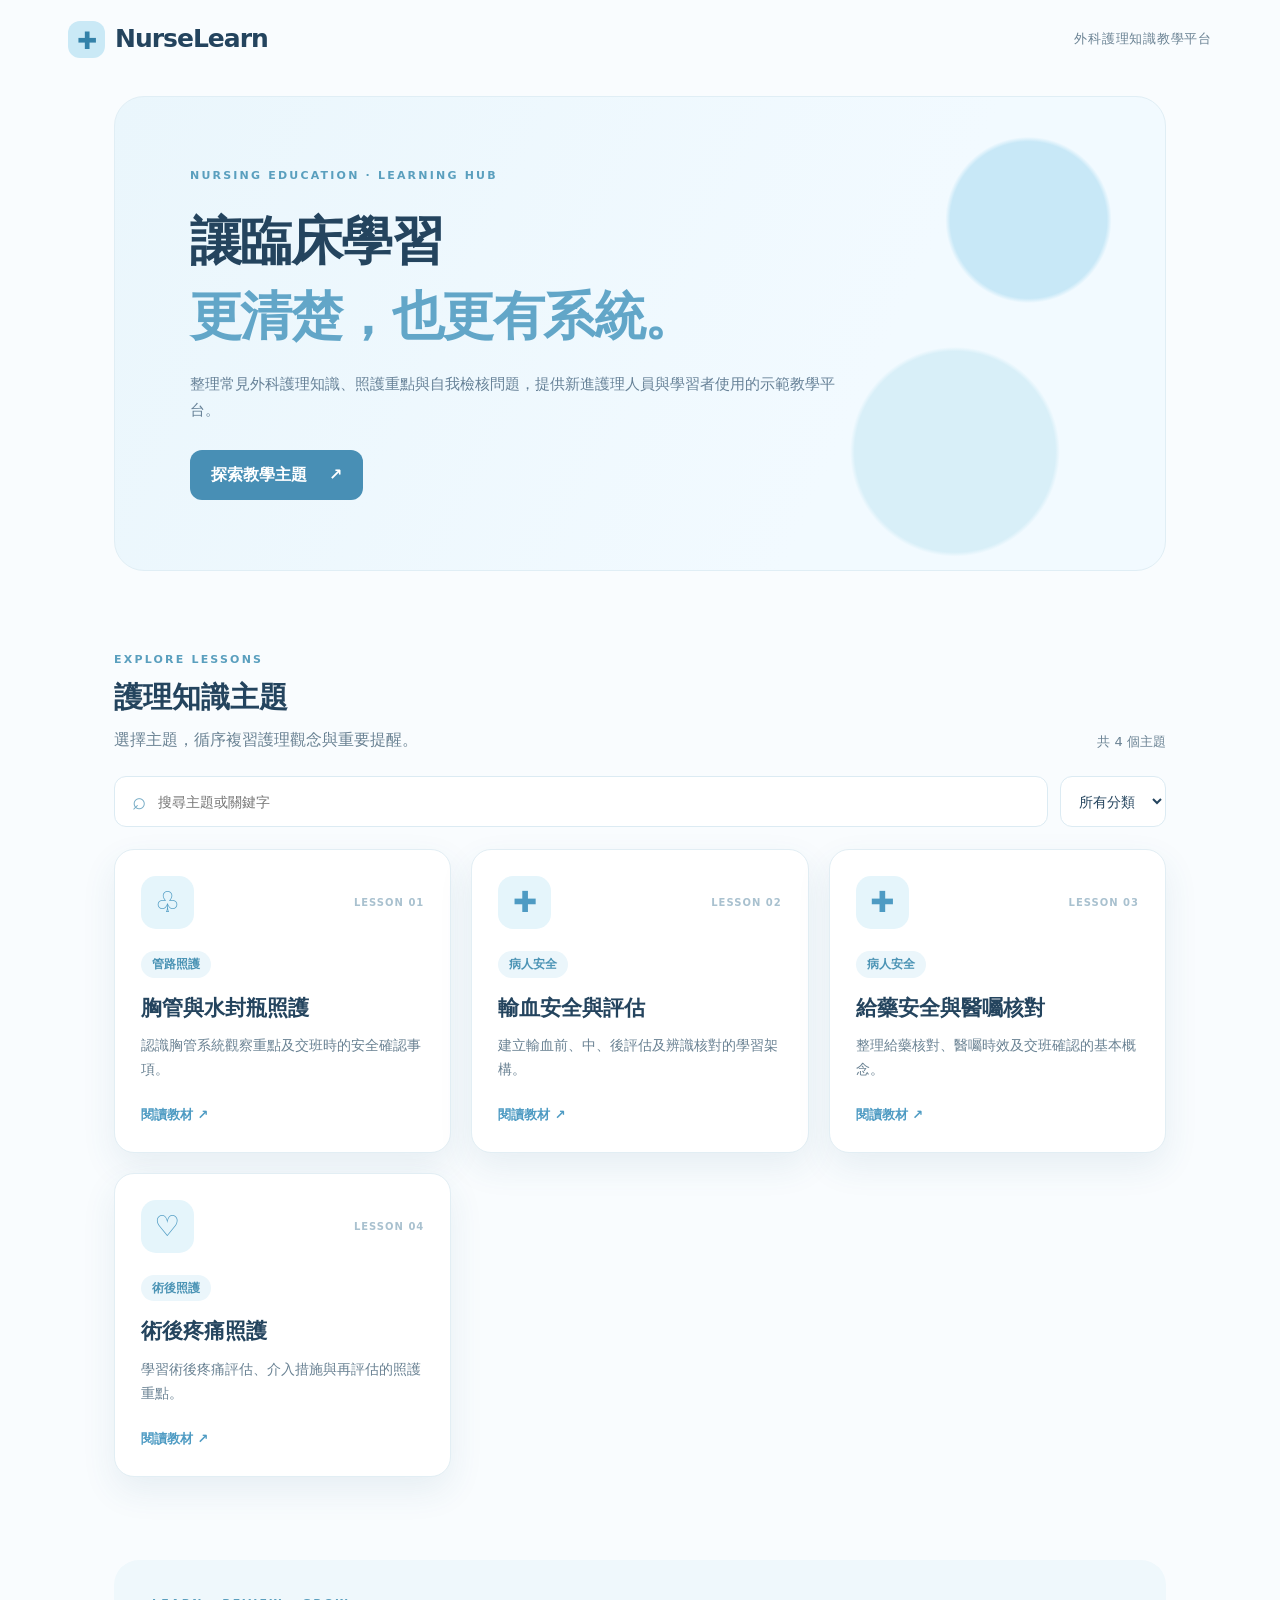
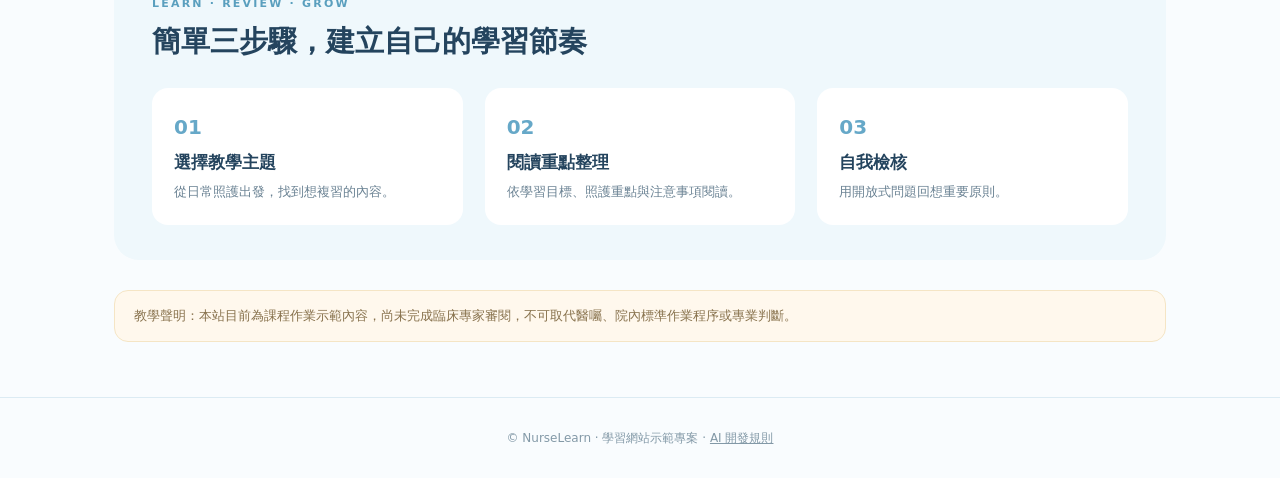
<file: index.html>
<!doctype html><html lang="zh-Hant"><head><meta charset="utf-8"><meta name="viewport" content="width=device-width,initial-scale=1"><meta name="theme-color" content="#eaf5fb"><title>NurseLearn｜外科護理知識教學平台</title><link rel="stylesheet" href="css/style.css"></head><body><header class="nav"><a class="brand" href="index.html"><span class="brand-icon">✚</span> NurseLearn</a><span class="nav-label">外科護理知識教學平台</span></header><main class="container"><section class="hero"><div class="eyebrow">NURSING EDUCATION · LEARNING HUB</div><h1>讓臨床學習<br><em>更清楚，也更有系統。</em></h1><p>整理常見外科護理知識、照護重點與自我檢核問題，提供新進護理人員與學習者使用的示範教學平台。</p><a class="cta" href="#topics">探索教學主題 <span aria-hidden="true">↗</span></a></section><section id="topics" class="learning"><div class="section-heading"><div><div class="eyebrow">EXPLORE LESSONS</div><h2>護理知識主題</h2><p>選擇主題，循序複習護理觀念與重要提醒。</p></div><span id="topicCount" class="count">讀取中…</span></div><div class="tools"><label class="search-box"><span aria-hidden="true">⌕</span><input id="search" type="search" placeholder="搜尋主題或關鍵字" aria-label="搜尋教學主題"></label><select id="category" aria-label="篩選教學分類"><option value="">所有分類</option></select></div><div id="cards" class="cards" aria-live="polite"></div></section><section class="how"><div class="eyebrow">LEARN · REVIEW · GROW</div><h2>簡單三步驟，建立自己的學習節奏</h2><div class="steps"><div><b>01</b><h3>選擇教學主題</h3><p>從日常照護出發，找到想複習的內容。</p></div><div><b>02</b><h3>閱讀重點整理</h3><p>依學習目標、照護重點與注意事項閱讀。</p></div><div><b>03</b><h3>自我檢核</h3><p>用開放式問題回想重要原則。</p></div></div></section><p class="notice">教學聲明：本站目前為課程作業示範內容，尚未完成臨床專家審閱，不可取代醫囑、院內標準作業程序或專業判斷。</p></main><footer>© NurseLearn · 學習網站示範專案 · <a href="AGENTS.md">AI 開發規則</a></footer><script src="js/main.js" defer></script></body></html>
</file>
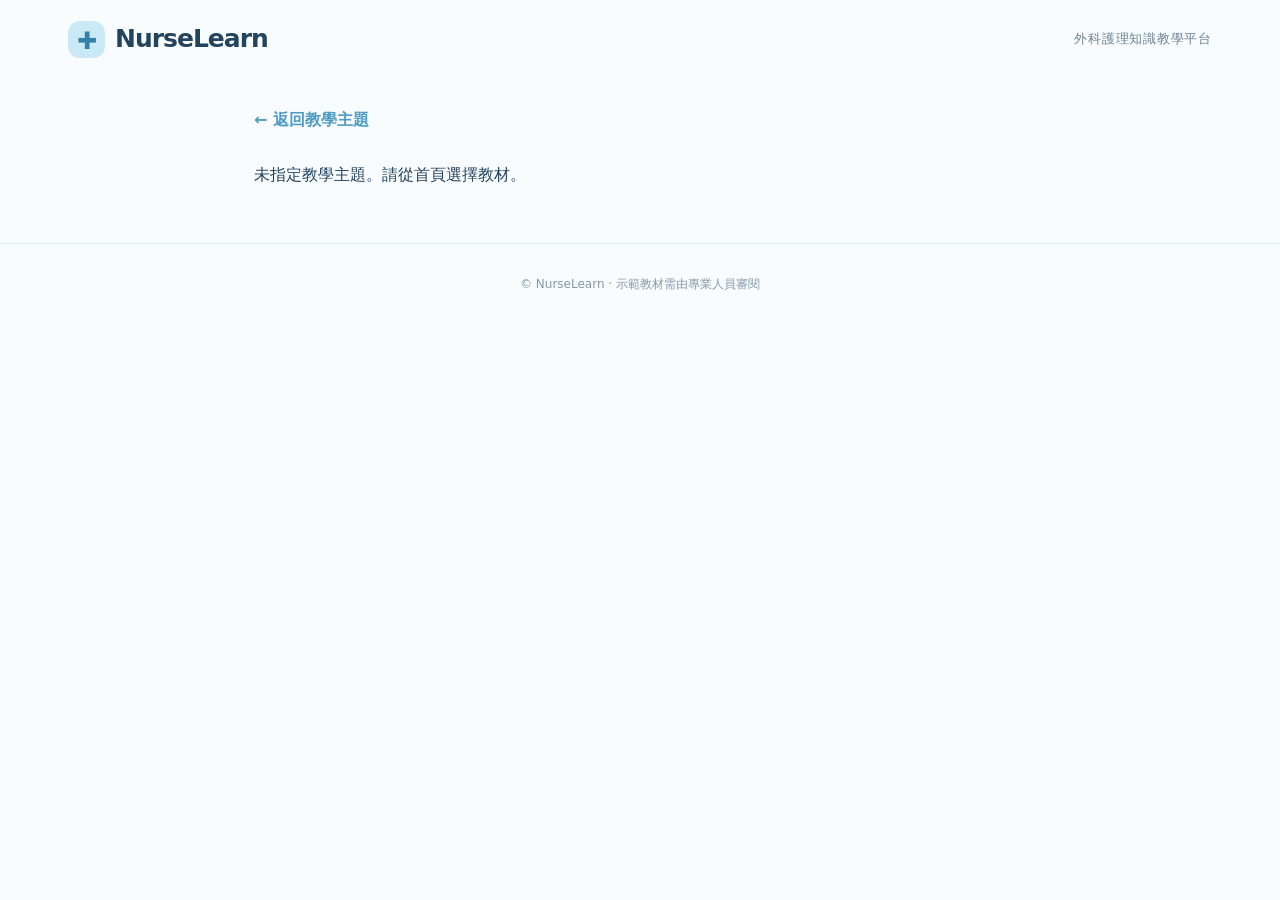
<file: pages/topic.html>
<!doctype html><html lang="zh-Hant"><head><meta charset="utf-8"><meta name="viewport" content="width=device-width,initial-scale=1"><title>教學主題｜NurseLearn</title><link rel="stylesheet" href="../css/style.css"></head><body><header class="nav"><a class="brand" href="../index.html"><span class="brand-icon">✚</span> NurseLearn</a><span class="nav-label">外科護理知識教學平台</span></header><main class="container topic-wrap"><a class="back" href="../index.html">← 返回教學主題</a><article id="topicContent" aria-live="polite"><p>正在載入教學內容…</p></article></main><footer>© NurseLearn · 示範教材需由專業人員審閱</footer><script src="../js/topic.js" defer></script></body></html>
</file>
<file: css/style.css>
:root{--ink:#24445e;--muted:#6a8293;--blue:#4e9bc3;--pale:#eaf6fc;--line:#dcebf3;--white:#fff;--shadow:0 14px 35px rgba(49,100,131,.09)}*{box-sizing:border-box}html{scroll-behavior:smooth}body{margin:0;background:#f9fcfe;color:var(--ink);font-family:system-ui,-apple-system,"Noto Sans TC","Microsoft JhengHei",sans-serif;line-height:1.7}a{color:inherit;text-decoration:none}.nav{height:78px;max-width:1200px;margin:auto;display:flex;align-items:center;justify-content:space-between;padding:0 28px}.brand{display:flex;align-items:center;gap:10px;font-weight:850;font-size:25px;letter-spacing:-1px}.brand-icon{display:grid;place-items:center;background:#cae9f6;color:#3482a9;border-radius:12px;width:37px;height:37px;font-size:24px}.nav-label{font-size:13px;color:var(--muted);letter-spacing:.06em}.container{max-width:1100px;margin:0 auto;padding:0 24px}.hero{margin:18px 0 80px;padding:70px 75px;background:radial-gradient(circle at 87% 26%,#c8e8f7 0 8%,transparent 8.5%),radial-gradient(circle at 80% 75%,#d8eff8 0 11%,transparent 11.5%),linear-gradient(115deg,#eaf6fc,#f2faff 70%);border:1px solid #e0eef5;border-radius:30px;min-height:355px}.eyebrow{font-weight:800;color:#5a9fbe;font-size:11px;letter-spacing:.2em}.hero h1{font-size:clamp(34px,5vw,52px);line-height:1.45;letter-spacing:-.03em;margin:18px 0}.hero h1 em{font-style:normal;color:#62a6c8}.hero p{max-width:670px;color:#668197;margin:0 0 27px;font-size:15px}.cta{display:inline-flex;gap:22px;align-items:center;color:#fff;background:#488fb5;padding:11px 21px;border-radius:12px;font-weight:700;transition:transform .2s}.cta:hover{transform:translateY(-2px)}.learning{scroll-margin-top:30px}.section-heading{display:flex;justify-content:space-between;align-items:end;gap:15px;margin-bottom:23px}.section-heading h2,.how h2{font-size:29px;line-height:1.4;margin:8px 0}.section-heading p{margin:0;color:var(--muted)}.count{color:var(--muted);font-size:13px;white-space:nowrap}.tools{display:flex;gap:12px;margin-bottom:22px}.search-box{flex:1;border:1px solid var(--line);background:white;display:flex;align-items:center;gap:10px;padding:0 17px;border-radius:12px;color:#76abc5;font-size:24px}.search-box input{border:0;outline:0;width:100%;min-width:0;height:49px;font:inherit;font-size:14px;color:var(--ink)}select{background:white;border:1px solid var(--line);border-radius:12px;padding:0 14px;color:var(--ink);font-size:14px;max-width:175px}.cards{display:grid;grid-template-columns:repeat(3,minmax(0,1fr));gap:20px}.lesson-card{background:#fff;border:1px solid #e2eef4;border-radius:20px;padding:26px;min-height:292px;box-shadow:var(--shadow);transition:transform .2s,border-color .2s;display:flex;flex-direction:column}.lesson-card:hover,.lesson-card:focus-visible{transform:translateY(-4px);border-color:#99cbe2;outline:none}.card-top{display:flex;justify-content:space-between;align-items:center;margin-bottom:22px}.lesson-icon{width:53px;height:53px;background:#e5f5fb;color:#4e9bc3;display:grid;place-items:center;border-radius:15px;font-size:29px}.index{font-size:10px;letter-spacing:.1em;font-weight:800;color:#a9c1cf}.tag{display:inline-flex;align-self:flex-start;border-radius:30px;background:#ebf6fb;color:#4c94b5;padding:3px 11px;font-size:12px;font-weight:800}.lesson-card h3{font-size:21px;margin:13px 0 8px}.lesson-card p{margin:0;color:var(--muted);font-size:14px;flex:1}.more{margin-top:22px;font-size:13px;font-weight:800;color:#4e9bc3}.empty{padding:26px;color:var(--muted)}.how{background:#eff8fc;margin:83px 0 30px;padding:35px 38px;border-radius:25px}.steps{display:grid;grid-template-columns:repeat(3,1fr);gap:22px;margin-top:26px}.steps>div{background:#fff;border-radius:16px;padding:22px}.steps b{color:#66a8c8;font-size:20px}.steps h3{margin:4px 0;font-size:17px}.steps p{color:var(--muted);font-size:13px;margin:0}.notice{background:#fff8ed;border:1px solid #f5e5c5;border-radius:14px;color:#88724d;padding:14px 19px;font-size:13px;margin:22px 0 55px}footer{text-align:center;font-size:12px;color:#8399a7;padding:30px;border-top:1px solid var(--line)}footer a{text-decoration:underline}.topic-wrap{max-width:820px;padding-bottom:55px}.back{display:inline-block;color:#4e9bc3;font-weight:800;margin:28px 0}.topic-hero{border-radius:24px;padding:32px 37px;background:linear-gradient(125deg,#e8f6fc,#f7fcff);margin-bottom:20px}.topic-hero h1{font-size:clamp(28px,4vw,38px);line-height:1.4;margin:15px 0 8px}.topic-hero p{color:var(--muted);margin:0 0 13px}.status{font-size:12px;color:#956d3c;font-weight:800}.detail-panel{background:#fff;border:1px solid var(--line);border-radius:18px;padding:23px 30px;margin:15px 0}.detail-panel h2{font-size:20px;margin:0 0 12px}.topic-list{padding-left:22px;margin:0}.topic-list li{margin:8px 0}.muted{color:var(--muted);font-size:14px}@media(max-width:740px){.nav{height:65px;padding:0 20px}.brand{font-size:22px}.nav-label{display:none}.container{padding:0 16px}.hero{margin:10px 0 55px;padding:40px 26px;min-height:auto;border-radius:22px}.section-heading{align-items:start}.cards{grid-template-columns:1fr}.lesson-card{min-height:250px}.tools{flex-direction:column}.search-box{flex:auto}.tools select{max-width:none;height:46px}.how{margin-top:55px;padding:27px 22px}.steps{grid-template-columns:1fr}.topic-hero{padding:25px}.detail-panel{padding:22px}.section-heading h2,.how h2{font-size:24px}}
</file>
